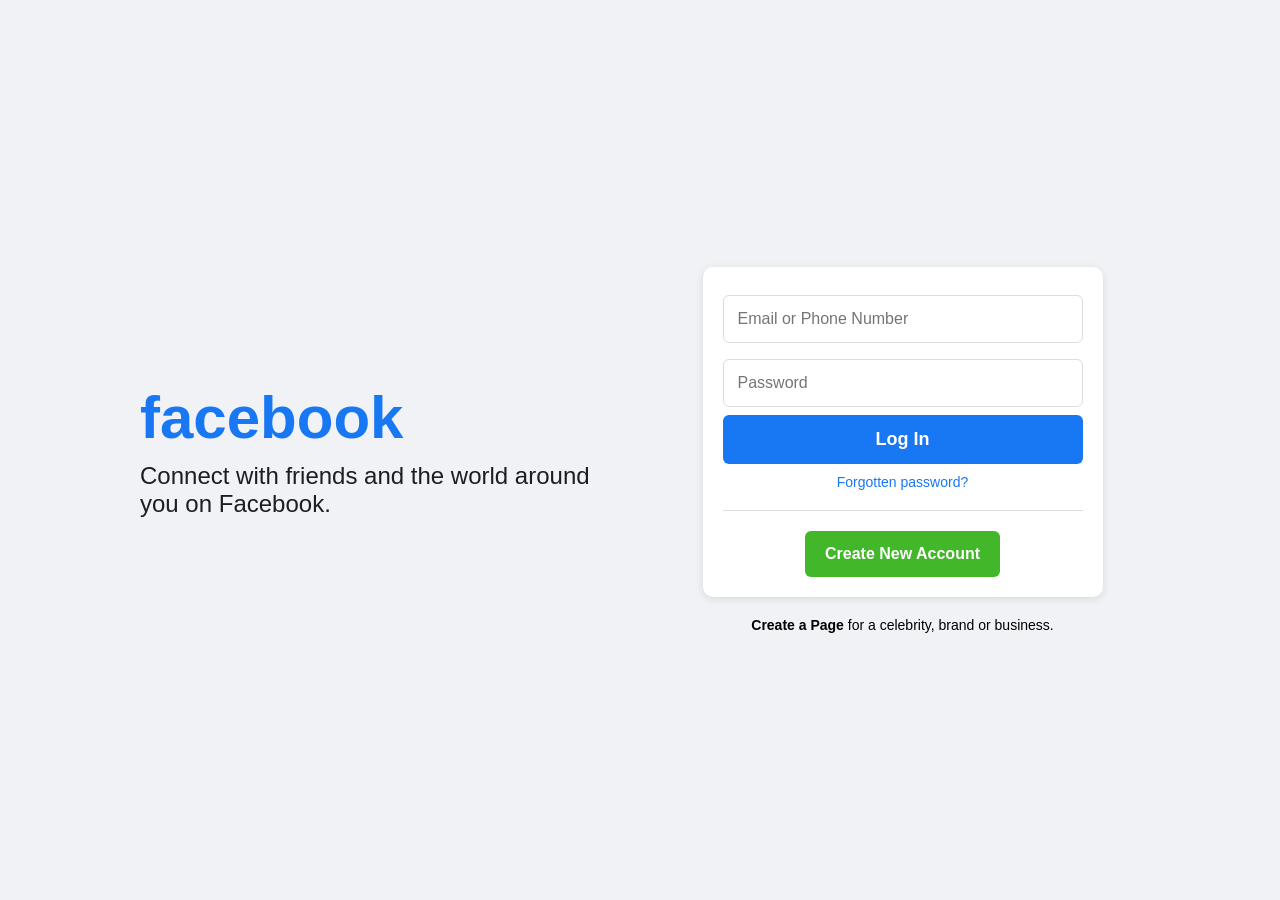
<file: index.html>
<!DOCTYPE html>
<html lang="en">
<head>
  <meta charset="UTF-8" />
  <meta name="viewport" content="width=device-width, initial-scale=1.0" />
  <title>Facebook Login Clone</title>
  <style>
  * {
    margin: 0;
    padding: 0;
    box-sizing: border-box;
    font-family: Helvetica, Arial, sans-serif;
  }
  
  body {
    background: #f0f2f5;
    display: flex;
    justify-content: center;
    align-items: center;
    height: 100vh;
  }
  
  .container {
    display: flex;
    justify-content: space-between;
    align-items: center;
    width: 80%;
    max-width: 1000px;
  }
  
  .left {
    flex: 1;
    margin-right: 50px;
  }
  
  .left h1 {
    color: #1877f2;
    font-size: 60px;
    font-weight: bold;
  }
  
  .left p {
    font-size: 24px;
    color: #1c1e21;
    margin-top: 10px;
  }
  
  .right {
    flex: 1;
    display: flex;
    flex-direction: column;
    align-items: center;
  }
  
  .login-box {
    background: #fff;
    padding: 20px;
    border-radius: 10px;
    box-shadow: 0 2px 8px rgba(0,0,0,0.1);
    width: 100%;
    max-width: 400px;
    text-align: center;
  }
  
  .login-box input {
    width: 100%;
    padding: 14px;
    margin: 8px 0;
    border: 1px solid #ddd;
    border-radius: 6px;
    font-size: 16px;
  }
  
  .login-btn {
    width: 100%;
    padding: 14px;
    background: #1877f2;
    color: #fff;
    border: none;
    border-radius: 6px;
    font-size: 18px;
    font-weight: bold;
    cursor: pointer;
  }
  
  .login-btn:hover {
    background: #166fe5;
  }
  
  .forgot {
    display: block;
    color: #1877f2;
    margin: 10px 0;
    text-decoration: none;
    font-size: 14px;
  }
  
  hr {
    border: none;
    height: 1px;
    background: #ddd;
    margin: 20px 0;
  }
  
  .create-btn {
    background: #42b72a;
    color: white;
    border: none;
    border-radius: 6px;
    padding: 14px 20px;
    font-size: 16px;
    font-weight: bold;
    cursor: pointer;
  }
  
  .create-btn:hover {
    background: #36a420;
  }
  
  .footer-text {
    margin-top: 20px;
    font-size: 14px;
  }
  
  .footer-text a {
    font-weight: bold;
    color: black;
    text-decoration: none;
  }
  
  @media (max-width: 768px) {
    .container {
      flex-direction: column;
      text-align: center;
    }
    .left {
      margin-right: 0;
      margin-bottom: 30px;
    }
  }
  </style>
</head>
<body>
  <div class="container">
    <div class="left">
      <h1>facebook</h1>
      <p>Connect with friends and the world around you on Facebook.</p>
    </div>

    <div class="right">
      <div class="login-box">
        <form>
          <input type="text" placeholder="Email or Phone Number" required />
          <input type="password" placeholder="Password" required />
          <button type="submit" class="login-btn">Log In</button>
          <a href="#" class="forgot">Forgotten password?</a>
          <hr />
          <button type="button" class="create-btn">Create New Account</button>
        </form>
      </div>
      <p class="footer-text"><a href="#">Create a Page</a> for a celebrity, brand or business.</p>
    </div>
  </div>
</body>
</html>
</file>
